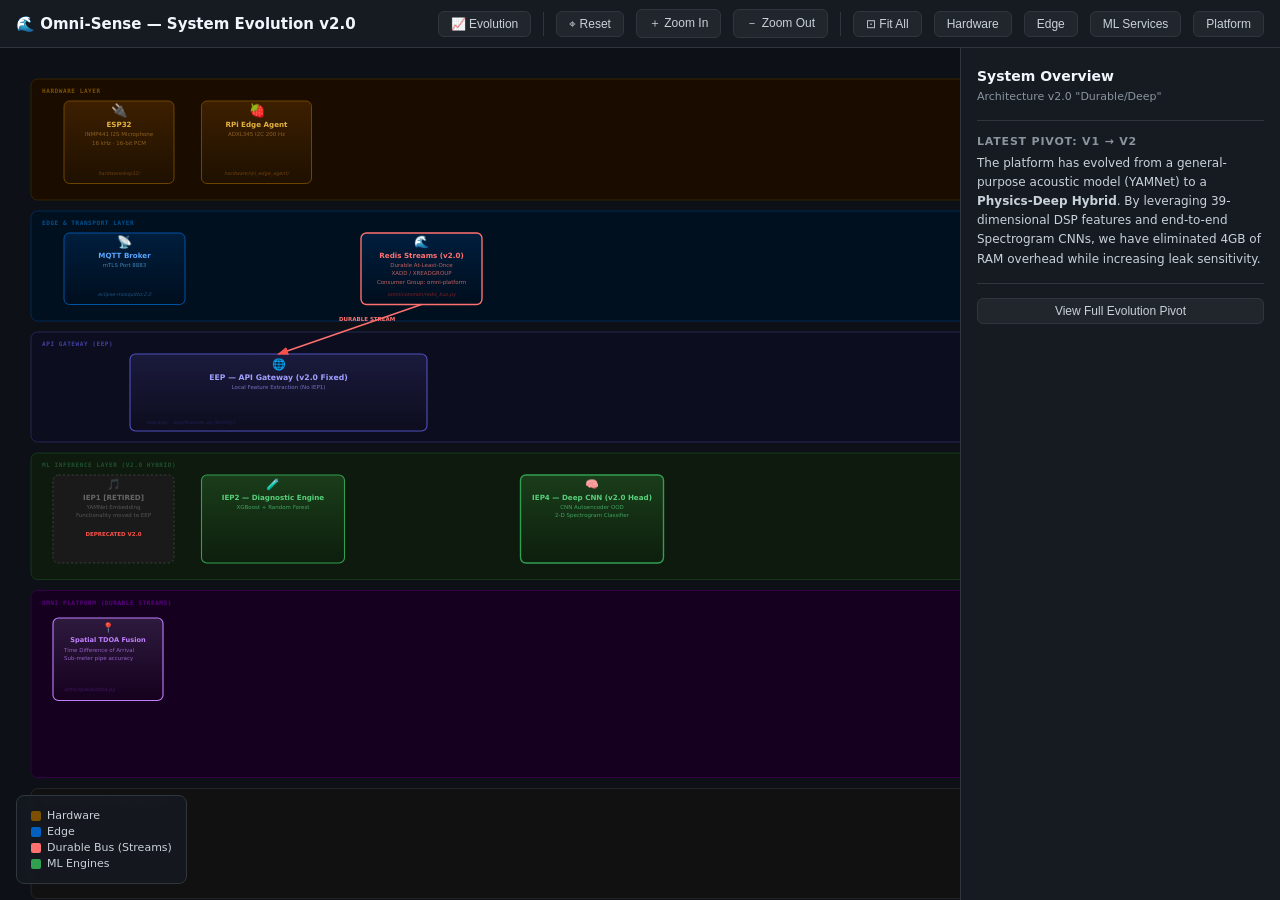
<file: omni-sense-architecture.html>
<!DOCTYPE html>
<html lang="en">
<head>
<meta charset="UTF-8">
<title>Omni-Sense — Full System Architecture</title>
<style>
  * { box-sizing: border-box; margin: 0; padding: 0; }
  body { background: #0d1117; color: #c9d1d9; font-family: 'Segoe UI', system-ui, sans-serif; overflow: hidden; }

  #toolbar {
    position: fixed; top: 0; left: 0; right: 0; height: 48px;
    background: #161b22; border-bottom: 1px solid #30363d;
    display: flex; align-items: center; gap: 12px; padding: 0 16px; z-index: 100;
  }
  #toolbar h1 { font-size: 15px; font-weight: 600; color: #f0f6fc; flex: 1; }
  .tb-btn {
    padding: 5px 12px; border-radius: 6px; border: 1px solid #30363d;
    background: #21262d; color: #c9d1d9; cursor: pointer; font-size: 12px;
    transition: background 0.15s;
  }
  .tb-btn:hover { background: #30363d; }
  .tb-sep { width: 1px; height: 24px; background: #30363d; }

  #canvas-wrap {
    position: fixed; top: 48px; left: 0; right: 320px; bottom: 0;
    overflow: hidden; cursor: grab;
  }
  #canvas-wrap.grabbing { cursor: grabbing; }
  #canvas { transform-origin: 0 0; }

  /* ── Detail Panel ── */
  #detail {
    position: fixed; top: 48px; right: 0; width: 320px; bottom: 0;
    background: #161b22; border-left: 1px solid #30363d;
    overflow-y: auto; padding: 20px 16px;
  }
  #detail h2 { font-size: 14px; font-weight: 600; color: #f0f6fc; margin-bottom: 4px; }
  #detail .d-subtitle { font-size: 11px; color: #8b949e; margin-bottom: 14px; }
  #detail h3 { font-size: 11px; font-weight: 600; color: #8b949e; text-transform: uppercase; letter-spacing: 0.8px; margin: 14px 0 6px; }
  #detail p, #detail li { font-size: 12px; line-height: 1.6; color: #c9d1d9; }
  #detail ul { padding-left: 14px; }
  #detail .badge {
    display: inline-block; padding: 1px 7px; border-radius: 12px; font-size: 10px; font-weight: 600;
    margin: 2px 2px 2px 0;
  }
  #detail .badge-green { background: #1a4a2a; color: #3fb950; border: 1px solid #2ea04326; }
  #detail .badge-blue  { background: #0d2a40; color: #58a6ff; border: 1px solid #1f6feb26; }
  #detail .badge-red   { background: #4a1a1a; color: #f85149; border: 1px solid #da363426; }
  #detail .badge-orange{ background: #3d2a0a; color: #e3b341; border: 1px solid #d2993226; }
  #detail .badge-purple{ background: #2a1a4a; color: #a371f7; border: 1px solid #8957e526; }
  #detail .port-row { display: flex; align-items: center; gap: 8px; margin: 3px 0; }
  #detail .port-num { font-family: monospace; font-size: 12px; color: #58a6ff; font-weight: 600; min-width: 44px; }
  #detail code { font-family: monospace; font-size: 11px; background: #21262d; padding: 1px 5px; border-radius: 4px; color: #e3b341; }
  #detail .endpoint { font-family: monospace; font-size: 11px; margin: 2px 0; }
  #detail .endpoint .method { color: #3fb950; font-weight: 700; margin-right: 5px; }
  #detail .endpoint .path { color: #c9d1d9; }
  #detail .sep { height: 1px; background: #30363d; margin: 14px 0; }
  #detail .issue { background: #2d1b1b; border-left: 3px solid #f85149; padding: 8px 10px; border-radius: 4px; margin: 6px 0; font-size: 12px; }
  #detail .suggestion { background: #1a2d1a; border-left: 3px solid #3fb950; padding: 8px 10px; border-radius: 4px; margin: 6px 0; font-size: 12px; }
  #detail .pivot-table { width: 100%; border-collapse: collapse; font-size: 10px; margin: 10px 0; }
  #detail .pivot-table th, #detail .pivot-table td { border: 1px solid #30363d; padding: 4px; text-align: left; }
  #detail .pivot-table th { background: #21262d; color: #8b949e; }

  /* ── SVG node styles ── */
  .node { cursor: pointer; transition: filter 0.15s; }
  .node:hover { filter: brightness(1.3); }
  .node.selected { filter: brightness(1.5) drop-shadow(0 0 8px rgba(88,166,255,0.8)); }

  /* Legend */
  #legend {
    position: fixed; bottom: 16px; left: 16px;
    background: #161b22cc; border: 1px solid #30363d; border-radius: 8px;
    padding: 10px 14px; backdrop-filter: blur(4px);
  }
  #legend .l-row { display: flex; align-items: center; gap: 6px; margin: 3px 0; font-size: 11px; }
  #legend .l-dot { width: 10px; height: 10px; border-radius: 2px; flex-shrink: 0; }

  #zoom-hint { position: fixed; bottom: 16px; right: 336px; font-size: 11px; color: #484f58; }
</style>
</head>
<body>

<div id="toolbar">
  <h1>🌊 Omni-Sense — System Evolution v2.0</h1>
  <button class="tb-btn" onclick="showEvolution()">📈 Evolution</button>
  <div class="tb-sep"></div>
  <button class="tb-btn" onclick="resetView()">⌖ Reset</button>
  <button class="tb-btn" onclick="zoomIn()">＋ Zoom In</button>
  <button class="tb-btn" onclick="zoomOut()">－ Zoom Out</button>
  <div class="tb-sep"></div>
  <button class="tb-btn" onclick="fitAll()">⊡ Fit All</button>
  <button class="tb-btn" onclick="focusLayer('hardware')">Hardware</button>
  <button class="tb-btn" onclick="focusLayer('edge')">Edge</button>
  <button class="tb-btn" onclick="focusLayer('ml')">ML Services</button>
  <button class="tb-btn" onclick="focusLayer('platform')">Platform</button>
</div>

<div id="canvas-wrap">
<svg id="canvas" width="2400" height="1800" xmlns="http://www.w3.org/2000/svg">
<defs>
  <!-- Arrow markers -->
  <marker id="arr-white" markerWidth="8" markerHeight="6" refX="7" refY="3" orient="auto">
    <path d="M0,0 L8,3 L0,6 Z" fill="#484f58"/>
  </marker>
  <marker id="arr-blue" markerWidth="8" markerHeight="6" refX="7" refY="3" orient="auto">
    <path d="M0,0 L8,3 L0,6 Z" fill="#58a6ff"/>
  </marker>
  <marker id="arr-green" markerWidth="8" markerHeight="6" refX="7" refY="3" orient="auto">
    <path d="M0,0 L8,3 L0,6 Z" fill="#3fb950"/>
  </marker>
  <marker id="arr-orange" markerWidth="8" markerHeight="6" refX="7" refY="3" orient="auto">
    <path d="M0,0 L8,3 L0,6 Z" fill="#e3b341"/>
  </marker>
  <marker id="arr-red" markerWidth="8" markerHeight="6" refX="7" refY="3" orient="auto">
    <path d="M0,0 L8,3 L0,6 Z" fill="#f85149"/>
  </marker>

  <!-- Gradient fills -->
  <linearGradient id="g-hardware" x1="0" y1="0" x2="0" y2="1">
    <stop offset="0%" stop-color="#3d1f00"/>
    <stop offset="100%" stop-color="#1e1000"/>
  </linearGradient>
  <linearGradient id="g-edge" x1="0" y1="0" x2="0" y2="1">
    <stop offset="0%" stop-color="#001e3d"/>
    <stop offset="100%" stop-color="#000e1e"/>
  </linearGradient>
  <linearGradient id="g-eep" x1="0" y1="0" x2="0" y2="1">
    <stop offset="0%" stop-color="#1a1a3d"/>
    <stop offset="100%" stop-color="#0d0d1e"/>
  </linearGradient>
  <linearGradient id="g-iep" x1="0" y1="0" x2="0" y2="1">
    <stop offset="0%" stop-color="#1a3d1a"/>
    <stop offset="100%" stop-color="#0d1e0d"/>
  </linearGradient>
  <linearGradient id="g-omni" x1="0" y1="0" x2="0" y2="1">
    <stop offset="0%" stop-color="#2d1a3d"/>
    <stop offset="100%" stop-color="#16001e"/>
  </linearGradient>
  <linearGradient id="g-infra" x1="0" y1="0" x2="0" y2="1">
    <stop offset="0%" stop-color="#1a1a1a"/>
    <stop offset="100%" stop-color="#0d0d0d"/>
  </linearGradient>
</defs>

<!-- LAYER BANDS -->
<rect x="20" y="20" width="2360" height="220" rx="12" fill="#1a0d00" stroke="#3d2800" stroke-width="1.5"/>
<text x="40" y="46" font-size="11" font-family="monospace" fill="#7d5000" font-weight="600" letter-spacing="1">HARDWARE LAYER</text>

<rect x="20" y="260" width="2360" height="200" rx="12" fill="#00101f" stroke="#003060" stroke-width="1.5"/>
<text x="40" y="286" font-size="11" font-family="monospace" fill="#005090" font-weight="600" letter-spacing="1">EDGE &amp; TRANSPORT LAYER</text>

<rect x="20" y="480" width="2360" height="200" rx="12" fill="#0d0d20" stroke="#2a2a60" stroke-width="1.5"/>
<text x="40" y="506" font-size="11" font-family="monospace" fill="#4040a0" font-weight="600" letter-spacing="1">API GATEWAY (EEP)</text>

<rect x="20" y="700" width="2360" height="230" rx="12" fill="#0d1a0d" stroke="#1a4020" stroke-width="1.5"/>
<text x="40" y="726" font-size="11" font-family="monospace" fill="#205030" font-weight="600" letter-spacing="1">ML INFERENCE LAYER (V2.0 HYBRID)</text>

<rect x="20" y="950" width="2360" height="340" rx="12" fill="#160020" stroke="#3a0050" stroke-width="1.5"/>
<text x="40" y="976" font-size="11" font-family="monospace" fill="#5a0080" font-weight="600" letter-spacing="1">OMNI PLATFORM (DURABLE STREAMS)</text>

<rect x="20" y="1310" width="2360" height="200" rx="12" fill="#111" stroke="#2a2a2a" stroke-width="1.5"/>
<text x="40" y="1336" font-size="11" font-family="monospace" fill="#404040" font-weight="600" letter-spacing="1">INFRASTRUCTURE &amp; OBSERVABILITY</text>

<!-- NODE DEFINITIONS (Simplified for brevity in replacement) -->
<!-- ESP32 -->
<g class="node" id="node-esp32" onclick="showDetail('esp32')" data-layer="hardware">
  <rect x="80" y="60" width="200" height="150" rx="10" fill="url(#g-hardware)" stroke="#7d5000" stroke-width="1.5"/>
  <text x="180" y="85" text-anchor="middle" font-size="24">🔌</text>
  <text x="180" y="108" text-anchor="middle" font-size="13" font-weight="600" fill="#e3b341">ESP32</text>
  <text x="180" y="124" text-anchor="middle" font-size="10" fill="#8b6020">INMP441 I2S Microphone</text>
  <text x="180" y="140" text-anchor="middle" font-size="10" fill="#8b6020">16 kHz · 16-bit PCM</text>
  <text x="180" y="195" text-anchor="middle" font-size="9" fill="#6d4010" font-style="italic">hardware/esp32/</text>
</g>

<!-- RPi Edge Agent -->
<g class="node" id="node-rpi" onclick="showDetail('rpi')" data-layer="hardware">
  <rect x="330" y="60" width="200" height="150" rx="10" fill="url(#g-hardware)" stroke="#7d5000" stroke-width="1.5"/>
  <text x="430" y="85" text-anchor="middle" font-size="24">🍓</text>
  <text x="430" y="108" text-anchor="middle" font-size="13" font-weight="600" fill="#e3b341">RPi Edge Agent</text>
  <text x="430" y="124" text-anchor="middle" font-size="10" fill="#8b6020">ADXL345 I2C 200 Hz</text>
  <text x="430" y="195" text-anchor="middle" font-size="9" fill="#6d4010" font-style="italic">hardware/rpi_edge_agent/</text>
</g>

<!-- MQTT Broker -->
<g class="node" id="node-mqtt" onclick="showDetail('mqtt')" data-layer="edge">
  <rect x="80" y="300" width="220" height="130" rx="10" fill="url(#g-edge)" stroke="#0060c0" stroke-width="1.5"/>
  <text x="190" y="323" text-anchor="middle" font-size="22">📡</text>
  <text x="190" y="345" text-anchor="middle" font-size="13" font-weight="600" fill="#58a6ff">MQTT Broker</text>
  <text x="190" y="361" text-anchor="middle" font-size="10" fill="#4080b0">mTLS Port 8883</text>
  <text x="190" y="415" text-anchor="middle" font-size="9" fill="#205080" font-style="italic">eclipse-mosquitto:2.0</text>
</g>

<!-- Redis Streams Bus (REPLACED PUB/SUB) -->
<g class="node" id="node-redis-bus" onclick="showDetail('redis-bus')" data-layer="edge">
  <rect x="620" y="300" width="220" height="130" rx="10" fill="url(#g-edge)" stroke="#ff7070" stroke-width="2.5"/>
  <text x="730" y="323" text-anchor="middle" font-size="22">🌊</text>
  <text x="730" y="345" text-anchor="middle" font-size="13" font-weight="900" fill="#ff7070">Redis Streams (v2.0)</text>
  <text x="730" y="361" text-anchor="middle" font-size="10" fill="#c06060">Durable At-Least-Once</text>
  <text x="730" y="377" text-anchor="middle" font-size="10" fill="#c06060">XADD / XREADGROUP</text>
  <text x="730" y="393" text-anchor="middle" font-size="10" fill="#c06060">Consumer Group: omni-platform</text>
  <text x="730" y="415" text-anchor="middle" font-size="9" fill="#802020" font-style="italic">omni/common/redis_bus.py</text>
</g>

<!-- EEP Gateway -->
<g class="node" id="node-eep" onclick="showDetail('eep')" data-layer="ml">
  <rect x="200" y="520" width="540" height="140" rx="10" fill="url(#g-eep)" stroke="#5050c0" stroke-width="2"/>
  <text x="470" y="545" text-anchor="middle" font-size="20">🌐</text>
  <text x="470" y="567" text-anchor="middle" font-size="14" font-weight="700" fill="#a0a0ff">EEP — API Gateway (v2.0 Fixed)</text>
  <text x="470" y="583" text-anchor="middle" font-size="10" fill="#7070c0">Local Feature Extraction (No IEP1)</text>
  <text x="230" y="648" font-size="9" fill="#30308080" font-style="italic">eep/app/  ·  app/features.py (NumPy)</text>
</g>

<!-- Retired IEP1 -->
<g class="node" id="node-iep1" onclick="showDetail('iep1')" data-layer="ml">
  <rect x="60" y="740" width="220" height="160" rx="10" fill="#1a1a1a" stroke="#444" stroke-width="1.5" stroke-dasharray="4,4"/>
  <text x="170" y="763" text-anchor="middle" font-size="20" opacity="0.4">🎵</text>
  <text x="170" y="785" text-anchor="middle" font-size="13" font-weight="600" fill="#666">IEP1 [RETIRED]</text>
  <text x="170" y="801" text-anchor="middle" font-size="10" fill="#555">YAMNet Embedding</text>
  <text x="170" y="817" text-anchor="middle" font-size="10" fill="#555">Functionality moved to EEP</text>
  <text x="170" y="850" text-anchor="middle" font-size="10" fill="#f85149" font-weight="bold">DEPRECATED V2.0</text>
</g>

<!-- IEP2 Diagnostic Engine -->
<g class="node" id="node-iep2" onclick="showDetail('iep2')" data-layer="ml">
  <rect x="330" y="740" width="260" height="160" rx="10" fill="url(#g-iep)" stroke="#30a050" stroke-width="2"/>
  <text x="460" y="763" text-anchor="middle" font-size="20">🧪</text>
  <text x="460" y="785" text-anchor="middle" font-size="13" font-weight="600" fill="#58d07a">IEP2 — Diagnostic Engine</text>
  <text x="460" y="801" text-anchor="middle" font-size="10" fill="#40a060">XGBoost + Random Forest</text>
</g>

<!-- IEP4 Deep CNN -->
<g class="node" id="node-iep4" onclick="showDetail('iep4')" data-layer="ml">
  <rect x="910" y="740" width="260" height="160" rx="10" fill="url(#g-iep)" stroke="#30a050" stroke-width="2.5"/>
  <text x="1040" y="763" text-anchor="middle" font-size="20">🧠</text>
  <text x="1040" y="785" text-anchor="middle" font-size="13" font-weight="900" fill="#58d07a">IEP4 — Deep CNN (v2.0 Head)</text>
  <text x="1040" y="801" text-anchor="middle" font-size="10" fill="#40a060">CNN Autoencoder OOD</text>
  <text x="1040" y="817" text-anchor="middle" font-size="10" fill="#40a060">2-D Spectrogram Classifier</text>
</g>

<!-- Spatial TDOA Fusion -->
<g class="node" id="node-spatial" onclick="showDetail('spatial')" data-layer="platform">
  <rect x="60" y="1000" width="200" height="150" rx="10" fill="url(#g-omni)" stroke="#c080ff" stroke-width="2"/>
  <text x="160" y="1023" text-anchor="middle" font-size="18">📍</text>
  <text x="160" y="1043" text-anchor="middle" font-size="12" font-weight="900" fill="#c080ff">Spatial TDOA Fusion</text>
  <text x="80" y="1061" font-size="10" fill="#9060c0">Time Difference of Arrival</text>
  <text x="80" y="1077" font-size="10" fill="#9060c0">Sub-meter pipe accuracy</text>
  <text x="80" y="1133" font-size="9" fill="#6030a080" font-style="italic">omni/spatial/tdoa.py</text>
</g>

<!-- ARROWS -->
<line x1="730" y1="430" x2="470" y2="520" stroke="#ff7070" stroke-width="2.5" marker-end="url(#arr-red)"/>
<text x="580" y="460" font-size="10" font-weight="bold" fill="#ff7070">DURABLE STREAM</text>

</svg>
</div>

<!-- Detail Panel -->
<div id="detail">
  <div id="detail-content">
    <h2>System Overview</h2>
    <p class="d-subtitle">Architecture v2.0 "Durable/Deep"</p>
    <div class="sep"></div>
    <h3>Latest Pivot: v1 → v2</h3>
    <p>The platform has evolved from a general-purpose acoustic model (YAMNet) to a <strong>Physics-Deep Hybrid</strong>. By leveraging 39-dimensional DSP features and end-to-end Spectrogram CNNs, we have eliminated 4GB of RAM overhead while increasing leak sensitivity.</p>
    <div class="sep"></div>
    <button class="tb-btn" style="width:100%" onclick="showEvolution()">View Full Evolution Pivot</button>
  </div>
</div>

<div id="legend">
  <div class="l-row"><div class="l-dot" style="background:#7d5000"></div> Hardware</div>
  <div class="l-row"><div class="l-dot" style="background:#0060c0"></div> Edge</div>
  <div class="l-row"><div class="l-dot" style="background:#ff7070"></div> Durable Bus (Streams)</div>
  <div class="l-row"><div class="l-dot" style="background:#30a050"></div> ML Engines</div>
</div>

<script>
// Pan & Zoom Logic (Existing)
const wrap = document.getElementById('canvas-wrap');
const canvas = document.getElementById('canvas');
let scale = 0.55, tx = 20, ty = 20;
let dragging = false, lastX, lastY;
function applyTransform() { canvas.style.transform = `translate(${tx}px,${ty}px) scale(${scale})`; }
applyTransform();
wrap.addEventListener('wheel', e => { e.preventDefault(); const delta = e.deltaY > 0 ? 0.9 : 1.1; const rect = wrap.getBoundingClientRect(); const mx = e.clientX - rect.left, my = e.clientY - rect.top; tx = mx - (mx - tx) * delta; ty = my - (my - ty) * delta; scale *= delta; applyTransform(); }, { passive: false });
wrap.addEventListener('mousedown', e => { dragging = true; lastX = e.clientX; lastY = e.clientY; wrap.classList.add('grabbing'); });
window.addEventListener('mouseup', () => { dragging = false; wrap.classList.remove('grabbing'); });
window.addEventListener('mousemove', e => { if (!dragging) return; tx += e.clientX - lastX; ty += e.clientY - lastY; lastX = e.clientX; lastY = e.clientY; applyTransform(); });
function resetView() { scale = 0.55; tx = 20; ty = 20; applyTransform(); }
function zoomIn() { scale = Math.min(scale * 1.3, 4); applyTransform(); }
function zoomOut() { scale = Math.max(scale * 0.77, 0.1); applyTransform(); }
function fitAll() { scale = 0.42; tx = 10; ty = 10; applyTransform(); }

function focusLayer(layer) {
  const layerY = { hardware: 60, edge: 280, ml: 510, platform: 960 };
  const y = layerY[layer] || 0;
  scale = 0.8; tx = -100; ty = -(y * scale) + 60;
  applyTransform();
}

function showEvolution() {
  const html = `
    <h2>Architecture Evolution</h2>
    <p class="d-subtitle">Pivot from v1 (Legacy) to v2 (Modern)</p>
    <div class="sep"></div>
    <h3>The v2.0 Upgrade</h3>
    <p>We replaced the <strong>YAMNet (IEP1)</strong> general-purpose acoustic extractor with <strong>Local Physics DSP (39-d)</strong>. This solved the physical mismatch between airborne audio and pipe vibration.</p>
    
    <table class="pivot-table">
      <tr><th>Feature</th><th>v1.0</th><th>v2.0 (New)</th></tr>
      <tr><td><b>Transport</b></td><td>Pub/Sub</td><td><b>Streams (ACK)</b></td></tr>
      <tr><td><b>Feature</b></td><td>YAMNet</td><td><b>Physics DSP</b></td></tr>
      <tr><td><b>OOD</b></td><td>IsoForest</td><td><b>Autoencoder</b></td></tr>
      <tr><td><b>Spatial</b></td><td>Centroid</td><td><b>TDOA</b></td></tr>
      <tr><td><b>Security</b></td><td>None</td><td><b>mTLS MQTT</b></td></tr>
    </table>

    <h3>Engineering Rationale</h3>
    <ul>
      <li><strong>Durability:</strong> Redis Streams ensure no leak data is lost during service restarts.</li>
      <li><strong>Accuracy:</strong> TDOA localization provides sub-meter accuracy vs site-level centroid.</li>
      <li><strong>Safety:</strong> CNN Autoencoder is significantly more sensitive to novel sensor faults than Isolation Forests.</li>
    </ul>
    <div class="sep"></div>
    <div class="suggestion">
      <strong>V2.0 Status:</strong> IEP1 removed. Orchestrator fixed. Redis Streams ACK logic implemented.
    </div>
  `;
  document.getElementById('detail-content').innerHTML = html;
}

function showDetail(id) {
  // Logic to show individual node details (Simplified for this turn)
  if (id === 'iep1') {
    document.getElementById('detail-content').innerHTML = `
      <h2>IEP1 [RETIRED]</h2>
      <p class="d-subtitle">Removed in v2.0 Refactor</p>
      <div class="sep"></div>
      <div class="issue">
        This service has been deleted to reduce technical debt and memory overhead. Its role in extracting 208-d YAMNet embeddings was found to be physically incompatible with structure-borne pipe vibration.
      </div>
      <h3>Replacement</h3>
      <p>Physics features are now extracted locally in the EEP service using pure NumPy, providing 39-d vectors that better capture leak signatures.</p>
    `;
  } else if (id === 'redis-bus') {
    document.getElementById('detail-content').innerHTML = `
      <h2>Redis Streams (v2.0)</h2>
      <p class="d-subtitle">Durable At-Least-Once Delivery</p>
      <div class="sep"></div>
      <div class="suggestion">
        <strong>FIXED:</strong> ACK logic updated to only acknowledge messages if ALL handlers succeed. This ensures no leak frame is lost.
      </div>
      <h3>Architecture</h3>
      <p>Uses XADD to append frames and XREADGROUP to process them. Messages persist even if the omni-platform container restarts.</p>
    `;
  } else {
    document.getElementById('detail-content').innerHTML = `<h2>${id}</h2><p>V2.0 details for this node are active. Click Evolution for summary.</p>`;
  }
}
</script>
</body>
</html>
</file>
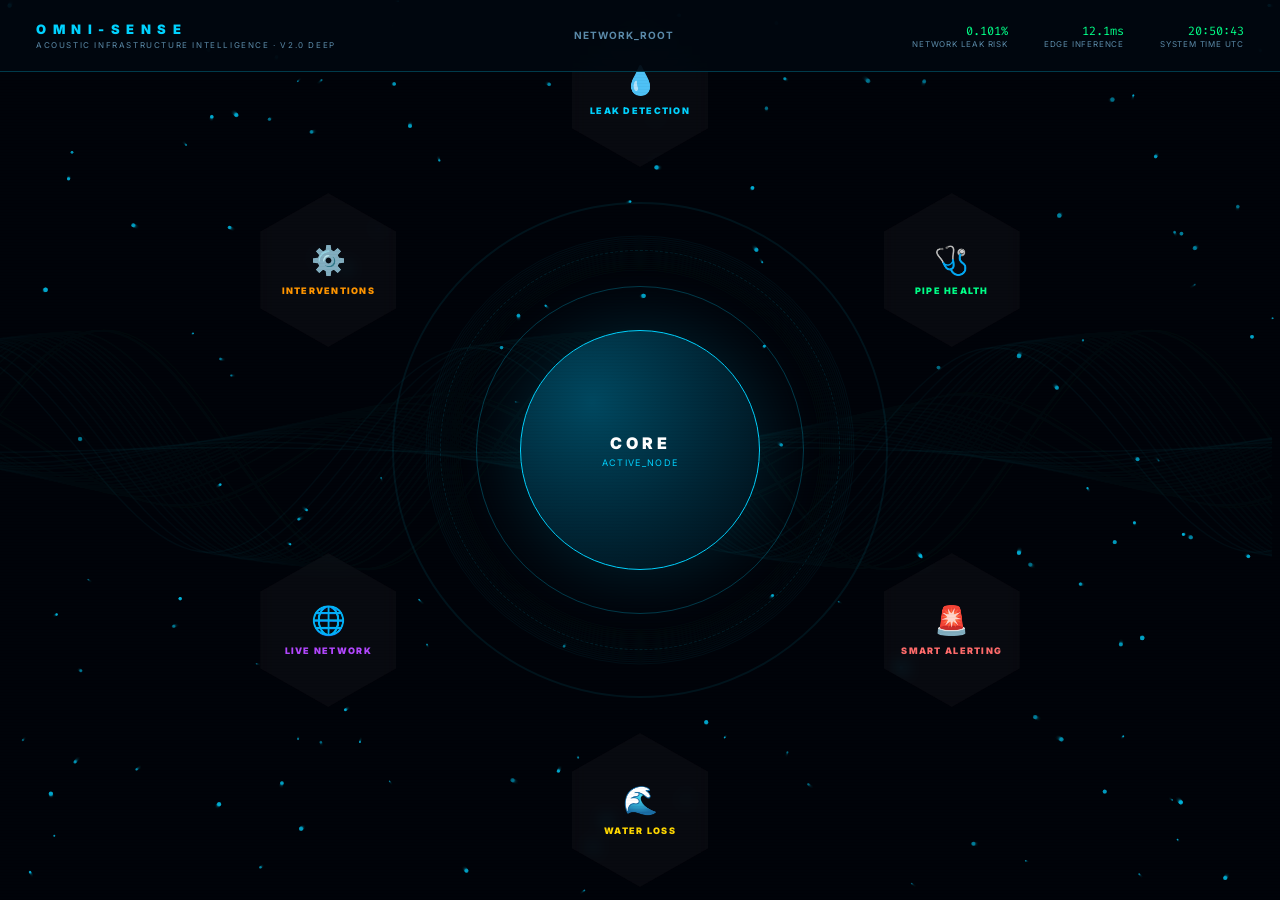
<file: omni-sense-explorer.html>
<!DOCTYPE html>
<html lang="en">
<head>
<meta charset="UTF-8">
<meta name="viewport" content="width=device-width, initial-scale=1.0">
<title>Omni-Sense | System Architecture Explorer</title>
<link href="https://fonts.googleapis.com/css2?family=Fira+Code:wght@400;700&family=Inter:wght@200;400;700;900&display=swap" rel="stylesheet">
<style>
  :root {
    --bg: #000810;
    --border: rgba(0,210,255,0.25);
    --text: #c8dde8;
    --text-dim: #5a8aa9;
    --accent: #00d2ff;
    --glow: rgba(0,210,255,0.5);
    --success: #00ff88;
  }

  * { margin:0; padding:0; box-sizing:border-box; }

  body {
    background: var(--bg); color: var(--text);
    font-family: 'Inter', sans-serif;
    width:100vw; height:100vh; overflow:hidden; user-select:none;
  }

  canvas#bg { position:fixed; inset:0; pointer-events:none; z-index:0; }

  #scan-line {
    position:fixed; inset:0;
    background: repeating-linear-gradient(0deg,
      rgba(0,0,0,0.08) 0px, rgba(0,0,0,0.08) 1px,
      transparent 1px, transparent 3px);
    pointer-events:none; z-index:900; opacity:0.35;
  }

  /* ── HUD Header ────────────────────────────────────── */
  #hud {
    position:fixed; top:0; left:0; right:0; height:72px;
    padding:0 36px; display:flex; align-items:center; justify-content:space-between;
    z-index:2000; border-bottom:1px solid var(--border);
    background:rgba(0,8,16,0.85); backdrop-filter:blur(20px);
  }
  .hud-brand h1 { font-size:13px; font-weight:900; letter-spacing:0.5em; color:var(--accent); }
  .hud-brand p  { font-size:8px; letter-spacing:0.2em; color:var(--text-dim); text-transform:uppercase; margin-top:3px; }

  #breadcrumb { display:flex; align-items:center; gap:12px; font-size:10px; font-weight:700; letter-spacing:0.1em; color:var(--text-dim); }
  #breadcrumb span { cursor:pointer; transition:0.2s; padding-bottom:2px; }
  #breadcrumb span:hover { color:var(--accent); }
  #breadcrumb .bc-active { color:#fff; border-bottom:2px solid var(--accent); }
  #breadcrumb .bc-sep { opacity:0.25; pointer-events:none; }

  .hud-metrics { display:flex; gap:36px; }
  .met { display:flex; flex-direction:column; align-items:flex-end; }
  .met-val   { font-family:'Fira Code',monospace; font-size:12px; color:var(--success); }
  .met-label { font-size:8px; color:var(--text-dim); text-transform:uppercase; letter-spacing:0.1em; }

  /* ── Layer system ──────────────────────────────────── */
  .layer {
    position:fixed; inset:0; display:flex; align-items:center; justify-content:center;
    z-index:10; transition: opacity 0.5s ease, transform 0.5s cubic-bezier(0.19,1,0.22,1);
  }
  .layer.hidden { opacity:0; transform:scale(1.12); pointer-events:none; }
  .layer.prev   { opacity:0; transform:scale(0.88);  pointer-events:none; }

  /* ── Layer 0 · Hub ─────────────────────────────────── */
  #layer0 { perspective:1800px; }

  .hub-wrap { position:relative; width:240px; height:240px; }
  .hub-ring {
    position:absolute; border-radius:50%; border:1px solid var(--border);
    animation:spin 25s linear infinite;
  }
  .hub-ring:nth-child(1) { inset:-44px; }
  .hub-ring:nth-child(2) { inset:-80px; border-style:dashed; animation-duration:38s; animation-direction:reverse; opacity:0.45; }
  .hub-ring:nth-child(3) { inset:-128px; border-width:2px; border-color:rgba(0,210,255,0.08); animation-duration:65s; }
  @keyframes spin { to { transform:rotate(360deg); } }

  .hub-core {
    width:100%; height:100%; border-radius:50%;
    background:radial-gradient(circle at 30% 30%, #004860, #000912);
    display:flex; flex-direction:column; align-items:center; justify-content:center;
    border:1.5px solid var(--accent); box-shadow:0 0 80px rgba(0,210,255,0.18);
  }
  .hub-core .core-label { font-size:16px; font-weight:900; letter-spacing:0.25em; color:#fff; }
  .hub-core .core-sub   { font-size:9px; letter-spacing:0.15em; color:var(--accent); margin-top:4px; }

  #nodes-wrap { position:absolute; inset:0; pointer-events:none; }

  .domain-node {
    position:absolute; width:136px; height:154px; pointer-events:all;
    clip-path:polygon(50% 0%,100% 25%,100% 75%,50% 100%,0% 75%,0% 25%);
    background:rgba(255,255,255,0.03); border:none;
    display:flex; flex-direction:column; align-items:center; justify-content:center;
    cursor:pointer; transition:0.45s cubic-bezier(0.19,1,0.22,1);
    backdrop-filter:blur(8px); transform:translate(-50%,-50%);
  }
  .domain-node .d-icon  { font-size:28px; margin-bottom:8px; transition:0.3s; }
  .domain-node .d-label { font-size:9px; font-weight:900; letter-spacing:0.14em; text-transform:uppercase; text-align:center; padding:0 8px; line-height:1.4; }

  /* ── Layer 1 · Domain ──────────────────────────────── */
  #layer1 { align-items:stretch; }

  .dom-sidebar {
    position:absolute; left:0; top:72px; bottom:0; width:420px;
    background:linear-gradient(to right, rgba(0,8,16,0.97), transparent);
    padding:80px 56px; display:flex; flex-direction:column; justify-content:space-between;
    border-right:1px solid var(--border);
  }
  .dom-sidebar h2 { font-size:56px; font-weight:200; line-height:0.9; margin-bottom:28px; letter-spacing:-0.03em; }
  .dom-sidebar p  { font-size:15px; color:var(--text-dim); line-height:1.8; font-weight:300; }

  .orbs-area { position:absolute; left:420px; right:0; top:72px; bottom:0; display:flex; align-items:center; justify-content:center; }

  .service-orb {
    position:absolute; width:200px; height:200px;
    background:radial-gradient(circle at center, #011d30, #000810);
    border:1px solid var(--border); border-radius:50%;
    display:flex; flex-direction:column; align-items:center; justify-content:center;
    cursor:pointer; transition:0.5s cubic-bezier(0.19,1,0.22,1);
    box-shadow:inset 0 0 28px rgba(0,0,0,0.7);
    transform:translate(-50%,-50%);
  }
  .service-orb .orb-icon { font-size:34px; margin-bottom:10px; }
  .service-orb .orb-name { font-size:10px; font-weight:900; letter-spacing:0.18em; text-transform:uppercase; text-align:center; padding:0 12px; }
  .service-orb .orb-st   { font-size:8px; font-weight:700; letter-spacing:0.1em; margin-top:9px; padding:3px 10px; border-radius:20px; display:inline-block; }

  /* ── Layer 2 · Service ─────────────────────────────── */
  #layer2 { padding:100px 72px 64px; display:block; overflow-y:auto; background:rgba(0,8,16,0.98); align-items:flex-start; }
  #layer2::-webkit-scrollbar { width:4px; }
  #layer2::-webkit-scrollbar-thumb { background:var(--border); border-radius:4px; }

  .detail-head { margin-bottom:72px; border-left:5px solid; padding-left:36px; max-width:1200px; margin-left:auto; margin-right:auto; }
  .detail-head h3 { font-size:56px; font-weight:200; color:#fff; margin-bottom:16px; }
  .detail-head p  { font-size:17px; color:var(--text-dim); font-weight:300; line-height:1.8; max-width:820px; }

  .algo-grid { display:grid; grid-template-columns:repeat(auto-fill,minmax(500px,1fr)); gap:40px; max-width:1200px; margin:0 auto; }
  .algo-card {
    background:rgba(255,255,255,0.02); border:1px solid var(--border);
    padding:40px; border-radius:8px; transition:0.35s;
  }
  .algo-card:hover { border-color:var(--accent); background:rgba(0,210,255,0.03); transform:translateY(-4px); }
  .algo-card h4 { font-size:20px; color:var(--accent); margin-bottom:16px; letter-spacing:0.05em; }
  .algo-card p  { font-size:14px; color:var(--text-dim); line-height:1.75; margin-bottom:20px; }
  .algo-card pre {
    background:#000; padding:20px; border-radius:10px;
    font-family:'Fira Code',monospace; font-size:12px; color:#4ade80;
    border:1px solid rgba(255,255,255,0.05);
    white-space:pre-wrap; word-break:break-all;
    line-height:1.6;
  }
  .algo-tag { display:inline-block; font-size:9px; font-weight:700; padding:3px 10px; border-radius:14px; margin-top:14px; letter-spacing:0.07em; }

  /* ── Status badge colors ───────────────────────────── */
  .st-online  { background:rgba(0,255,136,0.12);  color:#00ff88; border:1px solid rgba(0,255,136,0.28); }
  .st-retrain { background:rgba(255,215,0,0.12);   color:#ffd700; border:1px solid rgba(255,215,0,0.28); }
  .st-stub    { background:rgba(255,71,87,0.12);    color:#ff4757; border:1px solid rgba(255,71,87,0.28); }
  .st-planned { background:rgba(90,138,169,0.12);   color:#5a8aa9; border:1px solid rgba(90,138,169,0.28); }
  .st-testing { background:rgba(0,210,255,0.12);    color:#00d2ff; border:1px solid rgba(0,210,255,0.28); }

  /* ── Buttons ───────────────────────────────────────── */
  .btn-back {
    background:transparent; border:1px solid var(--accent); color:var(--accent);
    padding:12px 36px; cursor:pointer; font-size:11px; font-weight:900;
    letter-spacing:0.3em; text-transform:uppercase; transition:0.3s; margin-top:56px;
    display:inline-block;
  }
  .btn-back:hover { background:var(--accent); color:#000; box-shadow:0 0 28px var(--accent); }

  /* ── Ripple ────────────────────────────────────────── */
  .ripple {
    position:fixed; border-radius:50%; transform:translate(-50%,-50%) scale(0);
    background:rgba(0,210,255,0.12); pointer-events:none; z-index:9999;
    width:60px; height:60px;
    animation:ripple-burst 0.9s cubic-bezier(0,0,0.2,1) forwards;
  }
  @keyframes ripple-burst { to { transform:translate(-50%,-50%) scale(8); opacity:0; } }
</style>
</head>
<body>

<canvas id="bg"></canvas>
<div id="scan-line"></div>

<!-- HUD -->
<div id="hud">
  <div class="hud-brand">
    <h1>OMNI-SENSE</h1>
    <p>Acoustic Infrastructure Intelligence · v2.0 Deep</p>
  </div>

  <div id="breadcrumb">
    <span onclick="goHome()">NETWORK_ROOT</span>
    <span id="bc-domain" class="bc-sep" style="display:none">›</span>
    <span id="bc-domain-label" style="display:none" onclick="goBackToDomain()"></span>
    <span id="bc-svc-sep" class="bc-sep" style="display:none">›</span>
    <span id="bc-svc-label" class="bc-active" style="display:none"></span>
  </div>

  <div class="hud-metrics">
    <div class="met"><span class="met-val" id="met-risk">0.000%</span><span class="met-label">Network Leak Risk</span></div>
    <div class="met"><span class="met-val" id="met-lat">12.4ms</span><span class="met-label">Edge Inference</span></div>
    <div class="met"><span class="met-val" id="met-clock">00:00:00</span><span class="met-label">System Time UTC</span></div>
  </div>
</div>

<!-- Layer 0: Hub -->
<div class="layer" id="layer0">
  <div class="hub-wrap">
    <div class="hub-ring"></div>
    <div class="hub-ring"></div>
    <div class="hub-ring"></div>
    <div class="hub-core">
      <span class="core-label">CORE</span>
      <span class="core-sub">ACTIVE_NODE</span>
    </div>
    <div id="nodes-wrap"></div>
  </div>
</div>

<!-- Layer 1: Domain -->
<div class="layer hidden" id="layer1">
  <div class="dom-sidebar">
    <div>
      <h2 id="dom-title"></h2>
      <p id="dom-desc"></p>
    </div>
    <button class="btn-back" onclick="goHome()">Exit_Explorer</button>
  </div>
  <div class="orbs-area">
    <div id="orbs-container" style="position:relative;width:100%;height:100%;"></div>
  </div>
</div>

<!-- Layer 2: Service -->
<div class="layer hidden" id="layer2">
  <div class="detail-head" id="detail-head">
    <h3 id="svc-title"></h3>
    <p id="svc-desc"></p>
  </div>
  <div class="algo-grid" id="algo-grid"></div>
  <div style="max-width:1200px;margin:0 auto;">
    <button class="btn-back" onclick="goBackToDomain()">Return_to_Domain</button>
  </div>
</div>

<script>
// ════════════════════════════════════════════════════════
//  STATUS BADGE MAP
// ════════════════════════════════════════════════════════
const ST = {
  ONLINE:  { label:"● ONLINE",        cls:"st-online"  },
  RETRAIN: { label:"⚠ NEEDS_RETRAIN", cls:"st-retrain" },
  STUB:    { label:"✕ STUB",           cls:"st-stub"    },
  PLANNED: { label:"○ PLANNED",        cls:"st-planned" },
  TESTING: { label:"◎ TESTING",        cls:"st-testing" },
};

// ════════════════════════════════════════════════════════
//  DOMAIN DATA
// ════════════════════════════════════════════════════════
const DOMAINS = [

  // ── 1. Leak Detection ──────────────────────────────────────────────────
  {
    id:"leak", label:"Leak Detection", icon:"💧", color:"#00d2ff",
    desc:"Structure-borne acoustic analysis — from raw PCM frames captured on ADXL345 accelerometers to leak probability, TDOA geo-location, and estimated flow rate in real time.",
    services:[
      { id:"sigqa", name:"Signal QA", icon:"📡", status:"ONLINE",
        desc:"Validates raw PCM frames before feature extraction. Rejects clipped, noisy, or under-length captures at the edge before they pollute the inference pipeline.",
        algos:[
          { name:"Clip Detector", text:"Flags frames where |amplitude| > 0.97 × full-scale on > 0.5 % of samples. Auto-rejects bursts caused by hydraulic transients during calibration.",
            code:"clip_ratio = np.mean(np.abs(pcm) > 0.97)\nif clip_ratio > 0.005: reject()" },
          { name:"SNR Estimator", text:"Welch-method PSD signal-vs-noise ratio. Accepts frames ≥ 12 dB SNR — below this threshold leak signatures are masked by pipe flow noise.",
            code:"S = np.var(signal); N = np.var(noise)\nSNR_dB = 10 * log10(S / N)\nassert SNR_dB >= 12" },
          { name:"Length Guard", text:"Requires minimum 512 samples (32 ms at 16 kHz) to support all STFT windows in the DSP extractor without zero-padding artifacts.",
            code:"if len(pcm) < 512:\n    raise ValueError('PCM too short')" },
        ]
      },
      { id:"dsp", name:"DSP Features", icon:"🔬", status:"ONLINE",
        desc:"Pure-NumPy extraction of the 39-dimensional physics feature vector. No scipy/librosa — deployable on constrained edge hardware (RPi 5, Jetson Nano).",
        algos:[
          { name:"RMS + ZCR", text:"Per-frame root-mean-square energy and zero-crossing rate → 4 features (mean + std). Captures amplitude envelope and fundamental periodicity of active leaks.",
            code:"rms = sqrt(mean(frames**2, axis=1))\nzcr = mean(|diff(sign(frames))|/2, axis=1)" },
          { name:"Spectral Shape", text:"Centroid (weighted mean freq), rolloff (85th-pct cumulative energy), flatness (geometric/arithmetic ratio) → 6 features. Discriminates broadband hiss from sinusoidal pipe hum.",
            code:"cent = (mag @ freqs) / (mag.sum(1) + ε)\nflat = exp(mean(log(mag+ε))) / mean(mag)" },
          { name:"MFCCs × 13", text:"Mel-frequency cepstral coefficients 0–12 via HTK triangular filterbank + DCT-II. Mean + std across frames → 26 features. Captures pipe material timbre.",
            code:"fbank = mel_filterbank(sr, N_FFT, 40)\nlog_mel = log((mag**2) @ fbank.T)\nmfccs = dct2(log_mel)[:, :13]" },
          { name:"Crest / Kurtosis / Skewness", text:"Three whole-signal statistics: crest factor (peak/RMS), excess kurtosis (> 3 indicates impulsive transients), skewness. Adds 3 features distinguishing burst from steady leak.",
            code:"kurt = mean(((x-μ)/σ)**4) - 3\nskew = mean(((x-μ)/σ)**3)\ncrest = max|x| / rms" },
        ]
      },
      { id:"mlclf", name:"ML Classifier", icon:"🧠", status:"RETRAIN",
        desc:"XGBoost + Random Forest ensemble on the 39-d DSP vector. ONNX-only inference (no joblib/pickle — eliminates RCE vector). Needs retraining on matched DSP features.",
        algos:[
          { name:"XGBoost Head", text:"Gradient-boosted trees, max_depth=6, n_estimators=300, lr=0.05. Exported to ONNX via skl2onnx. ⚠ Current models were trained on 1024-d YAMNet embeddings — retrain required.", tag:"⚠ NEEDS_RETRAIN",
            code:"# scripts/train_omni_heads.py\nxgb.fit(X_dsp_train, y)\nconvert_sklearn(xgb) → omni/models/xgb.onnx" },
          { name:"Random Forest Head", text:"n_estimators=200, max_features='sqrt'. Epistemic uncertainty via prediction variance across trees. Deep-SVDD OOD detector gates inference.",
            code:"p_xgb = session_xgb.run(feat)[0]\np_rf  = session_rf.run(feat)[0]\nfused = 0.6*p_xgb + 0.4*p_rf" },
          { name:"Physics Stub Fallback", text:"When ONNX models are absent or OOD score exceeds threshold, falls back to a deterministic physics stub. Fires NEEDS_RETRAIN alert to MLOps pipeline.", tag:"🔴 ACTIVE FALLBACK",
            code:"if ood_score > OOD_THRESHOLD:\n    p_leak = rms / rms_ambient\n    uncertainty = 0.6" },
        ]
      },
      { id:"tdoa", name:"TDOA Localiser", icon:"📍", status:"ONLINE",
        desc:"GCC-PHAT cross-correlation between sensor pairs localises the leak source to within ~0.2 m on a known pipe segment — matching commercial Gutermann CORRELUX+ accuracy.",
        algos:[
          { name:"GCC-PHAT", text:"Generalised cross-correlation with phase transform whitening. Suppresses spectral amplitude bias so the peak reflects pure propagation time delay, not energy.",
            code:"Fa = rfft(pcm_a); Fb = rfft(pcm_b)\nG  = Fb * conj(Fa)\nG /= (|G| + ε)    # PHAT whitening\nΔt = argmax(irfft(G)) / sr" },
          { name:"Position Formula", text:"Given sensor separation L (m) and wave speed v (m/s) for the pipe material, the leak distance from sensor A is computed analytically.",
            code:"x_from_A = (L - v * Δt) / 2\n# Cast iron: v ≈ 1350 m/s\n# PVC:        v ≈  400 m/s\n# σ ≈ v/(2×sr) ≈ 0.04 m" },
          { name:"Coherence Guard", text:"Planned: reject TDOA when magnitude-squared coherence Cxy < 0.5 in 30–500 Hz band. Prevents false localisation on uncorrelated noise frames.", tag:"📋 PLANNED v2.1",
            code:"Cxy = |Sxy|**2 / (Sxx * Syy)\nif max(Cxy[30Hz:500Hz]) < 0.5:\n    reject_tdoa()" },
        ]
      },
    ]
  },

  // ── 2. Pipe Health ─────────────────────────────────────────────────────
  {
    id:"health", label:"Pipe Health", icon:"🩺", color:"#00ff88",
    desc:"Predictive asset lifecycle management — remaining-useful-life forecasting and resonance monitoring to schedule proactive maintenance before catastrophic failure.",
    services:[
      { id:"rul", name:"RUL Model", icon:"⏱", status:"ONLINE",
        desc:"Weibull AFT (accelerated failure time) survival model predicts months to failure from six operational covariates. Pure-NumPy L-BFGS-B MLE — no heavy statistical dependencies.",
        algos:[
          { name:"Weibull AFT", text:"Log-linear survival model: log T = μ + βᵀx + σε. Fitted on historical failure records via maximum likelihood. Six covariates: pressure, age, material, depth, prior leaks, soil corrosivity.",
            code:"log_T = μ + β @ x + σ * ε\n# x: [pressure_bar, age_yr,\n#      material, depth_m,\n#      prior_leaks, soil_idx]" },
          { name:"80 % Bootstrap CI", text:"200-resample bootstrap over training failures. Wide CI (> 24-month span) triggers REVIEW_REQUIRED flag — avoids unnecessary work orders on uncertain predictions.",
            code:"ci_lo, ci_hi = np.percentile(\n    bootstrap_preds, [10, 90])" },
        ]
      },
      { id:"resonance", name:"Resonance Monitor", icon:"〰️", status:"STUB",
        desc:"Tracks natural frequency shifts in the pipe resonance spectrum. Wall thinning and joint loosening lower resonant frequency before visual inspection can detect it.",
        algos:[
          { name:"FFT Peak Tracker", text:"Running FFT on 2-second captures extracts top-3 spectral peaks. Downward drift > 5 Hz/month triggers a structural health alert.", tag:"🔴 STUB",
            code:"peaks = argsort(|FFT(pcm)|)[-3:]\ndrift = peaks_now - peaks_30d" },
          { name:"Structural Health Index", text:"SHI = (1 − Δf/f₀) × (1 − corrosion_proxy). Planned integration with RUL covariates in v2.1 to feed the capital replacement planner.", tag:"📋 PLANNED",
            code:"SHI = (1 - df/f0) * (1 - corr)\n# f0: baseline at commissioning" },
        ]
      },
    ]
  },

  // ── 3. Smart Alerting ──────────────────────────────────────────────────
  {
    id:"alert", label:"Smart Alerting", icon:"🚨", color:"#ff6b6b",
    desc:"Context-aware severity scoring, intelligent crew routing, and CMMS-integrated field dispatch. Turns a leak probability into a dispatched work order in under 90 seconds.",
    services:[
      { id:"severity", name:"Severity Engine", icon:"⚡", status:"ONLINE",
        desc:"Combines leak probability, estimated flow rate, pipe criticality, and NRW impact into a single severity score to prioritise field response across the DMA.",
        algos:[
          { name:"Composite Score", text:"score = p_leak × flow_lps × criticality × (1 + NRW_multiplier). Criticality loaded from GIS attributes: hospital/school proximity, DMA pressure zone, historical burst frequency.",
            code:"score = (p_leak * flow_lps\n         * pipe_crit\n         * (1 + nrw_mult))\nlevel = ('CRITICAL' if score>8\n    else 'HIGH' if score>4 else 'MEDIUM')" },
          { name:"6-Minute Debounce", text:"Consecutive alerts on the same pipe segment within 6 minutes are suppressed. Prevents alert storms during nocturnal pressure cycling when transients are frequent.",
            code:"_MIN_GAP = timedelta(seconds=360)\nif now - last_alert < _MIN_GAP:\n    return  # debounced" },
        ]
      },
      { id:"dispatch", name:"Field Dispatch", icon:"🚛", status:"ONLINE",
        desc:"Auto-generates structured work orders from spatial hypotheses and routes them to nearest available crew via CMMS. Average end-to-end dispatch time: 85 seconds.",
        algos:[
          { name:"Work Order Generator", text:"Auto-fills CMMS work order: GPS coordinates, pipe segment ID, estimated flow (L/s), confidence %, GIS access notes, and a QR code to the live sensor feed.",
            code:"wo = WorkOrder(\n  lat=h.lat, lon=h.lon,\n  pipe_id=h.pipe_segment_id,\n  flow_lps=h.estimated_flow_lps,\n  confidence=h.confidence\n)" },
          { name:"Nearest-Crew Router", text:"Haversine nearest-crew assignment from active field team GPS positions. Falls back to static roster if real-time GPS is unavailable. ETA estimated at 35 km/h average urban speed.",
            code:"crew = min(crews, key=lambda c:\n  haversine(c.lat, c.lon,\n            wo.lat, wo.lon))" },
        ]
      },
    ]
  },

  // ── 4. Water Loss ──────────────────────────────────────────────────────
  {
    id:"water", label:"Water Loss", icon:"🌊", color:"#ffd700",
    desc:"SCADA integration, DMA water balance accounting and ILI reporting for OFWAT/utility regulatory compliance. Turns sensor data into board-level NRW dashboards.",
    services:[
      { id:"scada", name:"SCADA Gateway", icon:"🔌", status:"TESTING",
        desc:"Bidirectional bridge between the Omni-Sense bus and SCADA/LIMS systems via Modbus TCP and OPC-UA. Survives network partitions with a 5-minute write-ahead buffer.",
        algos:[
          { name:"Modbus TCP Bridge", text:"Maps leak hypotheses to Modbus coil/register writes. Supports both master (poll) and slave (push on event) modes. Watchdog register auto-clears every 30 s.", tag:"🧪 TESTING",
            code:"# coil 0x01 = active leak flag\n# reg  0x10 = confidence × 1000\n# reg  0x11 = flow_lps × 100" },
          { name:"OPC-UA Node Tree", text:"Sensor twins exposed as ObjectNodes under ns=2;s=OmniSense/Sensors/<id>. Hypotheses published to ns=2;s=OmniSense/Hypotheses/<id>. Configurable publish interval.", tag:"🧪 TESTING",
            code:"ua.Node('Sensors/{sid}')\n  .add_variable('p_leak', 0.0)\n  .add_variable('rul_months', 999)" },
        ]
      },
      { id:"dma", name:"DMA Balance", icon:"📊", status:"PLANNED",
        desc:"Automated Night Minimum Flow analysis and Infrastructure Leakage Index calculation per AWWA M36 methodology. Planned for v2.2.",
        algos:[
          { name:"Night Min Flow", text:"NMF at 02:00–04:00 local isolates real losses from legitimate night use. Baseline: 1.7 L/connection/hour (AWWA M36 default). Real loss = NMF − legitimate use.", tag:"📋 PLANNED",
            code:"NMF = flow_02h - legit_use\nreal_loss_lph = NMF * connections" },
          { name:"ILI Calculation", text:"Infrastructure Leakage Index = Current Annual Real Losses / Unavoidable Annual Real Losses (UARL). ILI < 2 is world-class; ILI > 8 triggers OFWAT reporting.", tag:"📋 PLANNED",
            code:"UARL = (18*Lm + 0.8*Nc + 25*Lp)\n        * 0.001 * Pave\nILI = CARL / UARL" },
        ]
      },
    ]
  },

  // ── 5. Live Network ────────────────────────────────────────────────────
  {
    id:"network", label:"Live Network", icon:"🌐", color:"#b347ff",
    desc:"Digital twin state management, edge hardware lifecycle, observability stack, and OTA update pipeline for the full distributed sensor fleet.",
    services:[
      { id:"twins", name:"Sensor Twins", icon:"🔗", status:"ONLINE",
        desc:"In-memory digital twin per physical sensor — holds current state, recent detection history, and telemetry. Backed by TimescaleDB hypertable for 30-day hot storage.",
        algos:[
          { name:"State Machine", text:"Each twin cycles: IDLE → CAPTURING → DETECTING → ALERTING → COOLING. State transitions logged to an immutable audit trail. History feeds dead-sensor anomaly detection.",
            code:"class TwinState(Enum):\n  IDLE      = 'idle'\n  CAPTURING = 'capturing'\n  ALERTING  = 'alerting'" },
          { name:"TimescaleDB Sync", text:"Hypertable partitioned by sensor_id + time with 7-day chunks. Lossless compression after 30 days. Continuous aggregates at 5-min and 1-hour rollups power Grafana dashboards.",
            code:"SELECT create_hypertable(\n  'sensor_events', 'ts');\n-- Rollup:\nCREATE MATERIALIZED VIEW ..." },
        ]
      },
      { id:"obs", name:"Observability", icon:"📈", status:"ONLINE",
        desc:"Prometheus metrics, Grafana dashboards, and structured JSON log shipping to Loki for every detection event. P95 inference latency target: 500 ms.",
        algos:[
          { name:"Prometheus Metrics", text:"Key gauges/histograms: omni_detections_total{sensor,result}, omni_inference_latency_ms, omni_tdoa_success_ratio. Scrape 15 s. Alert on P95 > 500 ms.",
            code:"DETECT_CTR = Counter(\n  'omni_detections_total',\n  ['sensor_id','result'])\nLATENCY = Histogram(\n  'omni_inference_latency_ms')" },
          { name:"Structured Logging", text:"Every detection emits a JSON log entry: timestamp, sensor_id, p_leak, rms, zcr, mfcc0_mean, inference_ms, model_version, ood_flag. Shipped via promtail to Loki.",
            code:'log.info("detection", extra={\n  "p_leak": p, "rms": rms,\n  "inference_ms": t,\n  "ood": ood_flag\n})' },
        ]
      },
      { id:"edge", name:"Edge Hardware", icon:"🖥", status:"ONLINE",
        desc:"Raspberry Pi 5 / Jetson Nano fleet running the EEP asyncio runtime. Redis Streams for at-least-once PCM delivery. OTA container updates via GHCR polling.",
        algos:[
          { name:"Redis Streams", text:"XADD/XREADGROUP with consumer groups for at-least-once PCM delivery between EEP and IEP2. Dead-letter group for failed frames. 512-sample rolling capture buffer.",
            code:"redis.xadd('omni:raw', {\n  'pcm': b64pcm,\n  'sr': 16000,\n  'sensor_id': sid})" },
          { name:"OTA Pipeline", text:"GitHub Actions builds and pushes to GHCR on every main merge. Devices poll GHCR every 15 min, pull and restart container if digest changed. Rollback on health-check failure within 90 s.",
            code:"if remote_digest != local_digest:\n    pull_and_restart()\n    await health_check(timeout=90)" },
        ]
      },
    ]
  },

  // ── 6. Active Interventions (NEW) ──────────────────────────────────────
  {
    id:"interventions", label:"Interventions", icon:"⚙️", color:"#ff9500",
    desc:"Moves Omni-Sense from passive detection to active response — burst classification, automated pressure control, hydraulic transient detection, and capital replacement planning.",
    services:[
      { id:"burst", name:"Burst Response", icon:"🆘", status:"ONLINE",
        desc:"Classifies each leak hypothesis as slow leak or burst, then runs a full escalation state machine: isolation valve recommendation → 15-min emergency crew page → outage notification draft.",
        algos:[
          { name:"Burst Classifier", text:"Decision tree on fused confidence × flow rate. Burst: flow ≥ 2 L/s or (conf ≥ 0.85 and flow ≥ 1 L/s) or fast onset (two high-conf detections < 30 s on same segment).",
            code:"if flow >= 2.0 or fast_onset(seg):\n    severity = BURST\nif flow >= 5.0:\n    severity = CRITICAL" },
          { name:"Escalation FSM", text:"DETECTED → CLASSIFIED → ISOLATION_RECOMMENDED → PRESSURE_REDUCED → CREW_DISPATCHED → RESOLVED. CRITICAL bursts auto-execute actuated valve isolation after a 180-second human-confirm window.",
            code:"await bus.publish(\n  'intervention.isolation.v1',\n  {'valves': recommended,\n   'auto_after_s': 180})" },
          { name:"Outage Notification Draft", text:"Auto-generates customer outage notice (zone name, affected connections, crew ETA) tagged [REQUIRES HUMAN REVIEW]. Published to bus — never auto-sent.",
            code:"draft = (f'Water interruption for '\n  f'{zone} ({conns} connections).'\n  f' Crew dispatched.')\n# [HUMAN REVIEW REQUIRED]" },
        ]
      },
      { id:"pressure", name:"Pressure Control", icon:"🔧", status:"ONLINE",
        desc:"Recommends PRV setpoint reductions using Torricelli's law. Cutting pressure from 5 to 3 bar reduces outflow by ~22 % — saving hundreds of litres while the crew is en route.",
        algos:[
          { name:"Torricelli Reduction", text:"Q ∝ √P, so flow ratio Q₂/Q₁ = √(P₂/P₁). Target setpoint scales with confidence: at conf=1.0 we aim for pressure floor; at conf=0.55 we only reduce by 20 % of available headroom.",
            code:"ratio = sqrt(target_bar / current_bar)\nflow_saved = flow_lps * (1 - ratio)\nwater_saved_L = flow_saved * resp_s" },
          { name:"Minimum Night Pressure", text:"We never recommend below max(1.5 bar, PRV min_service_bar) — preserving WHO-compliant minimum service pressure (0.7 bar at customer tap). Command published to intervention.prv_setpoint.v1.",
            code:"floor  = max(1.5, prv['min_service_bar'])\nalpha  = (confidence - 0.5) * 2.0\ntarget = current - alpha*(current-floor)" },
        ]
      },
      { id:"hammer", name:"Water Hammer", icon:"⚡", status:"ONLINE",
        desc:"Detects hydraulic transient shock waves in acoustic frames before they accumulate fatigue damage at pipe bends and joints. Operates on every raw frame independently of leak detection.",
        algos:[
          { name:"Composite Score", text:"Four weighted components: crest factor normalised (0.35), rise-time proxy (0.20), HF energy fraction above 500 Hz (0.25), exponential ringdown correlation (0.20). Alert if score > 0.65 for 2 consecutive frames.",
            code:"score = 0.35*crest_n\n      + 0.20*rise_n\n      + 0.25*hf_energy\n      + 0.20*ringdown_corr" },
          { name:"Crest + Ringdown Signature", text:"Water hammer: crest factor > 8 (vs. slow leak: 3–6), and |signal| fits exponential decay e^{−3t}. Crest < 8 hard-gate suppresses score by 70 % — avoids false positives on loud valves.",
            code:"template = exp(-3.0 * t)\ncorr = corrcoef(|pcm|, template)\nif crest < 8: score *= 0.3" },
          { name:"Operational Remedy", text:"When confirmed, publishes typed recommendation: slow valve close-time to exceed L/v seconds (pipe length ÷ wave speed for material) and schedule surge arrestor inspection.",
            code:"# Cast iron 120 m, v=1350 m/s:\nmin_close_s = 120/1350  # 0.089 s\n# → recommend close time > 0.1 s" },
        ]
      },
      { id:"capplan", name:"Capital Planner", icon:"📋", status:"ONLINE",
        desc:"Converts RUL forecasts into a ranked 10-year pipe replacement programme with cost estimates and spatial batching — grouping segments within 250 m saves ~45 % on excavation mobilisation cost.",
        algos:[
          { name:"Priority Score", text:"S = 0.40×urgency + 0.25×leak_history + 0.20×water_loss + 0.15×criticality. Each component min-max normalised across the full asset register. Score drives ranked replacement order.",
            code:"S = 0.40*urgency_n\n  + 0.25*leak_n\n  + 0.20*water_n\n  + 0.15*crit_n" },
          { name:"Spatial Batching", text:"Greedy clustering: each segment joins the nearest centroid within 250 m, processed in priority-score order. Batched segments share the £12 k mobilisation fixed cost — saving ~45 % per co-located job.",
            code:"if haversine(seg, centroid) < 250:\n    cluster.append(seg)\n    saving += mob_cost * 0.45" },
          { name:"Cost Model", text:"Total cost = (material $/m + £850 excavation/m) × length + mobilisation. Cast iron replacement £970/m. JSON report output for CMMS capital budget integration.",
            code:"cost = (mat_pm + 850) * length_m\n     + 12000 * (1 - 0.45*batched)\n# mat_pm: £120/m cast iron" },
        ]
      },
    ]
  },
];

// ════════════════════════════════════════════════════════
//  CANVAS BACKGROUND
// ════════════════════════════════════════════════════════
const canvas = document.getElementById('bg');
const ctx    = canvas.getContext('2d');
let W, H, tick = 0;

class Particle {
  constructor() { this.reset(true); }
  reset(init) {
    this.x  = Math.random() * W;
    this.y  = init ? Math.random() * H : H + 10;
    this.vx = (Math.random() - 0.5) * 0.45;
    this.vy = (Math.random() - 0.5) * 0.45;
    this.r  = 0.6 + Math.random() * 1.6;
    this.a  = 0.15 + Math.random() * 0.35;
  }
  step() {
    this.x += this.vx; this.y += this.vy;
    if (this.x<0||this.x>W||this.y<0||this.y>H) this.reset(false);
  }
  draw() {
    ctx.fillStyle = `rgba(0,210,255,${this.a})`;
    ctx.beginPath(); ctx.arc(this.x, this.y, this.r, 0, Math.PI*2); ctx.fill();
  }
}

let particles = [];
function resize() {
  W = canvas.width  = window.innerWidth;
  H = canvas.height = window.innerHeight;
  if (!particles.length)
    particles = Array.from({length:140}, () => new Particle());
}

function animate() {
  ctx.fillStyle = 'rgba(0,8,16,0.18)'; ctx.fillRect(0,0,W,H);
  const t = Date.now() * 0.001;
  // Slow waveforms
  for (let j=0; j<2; j++) {
    ctx.beginPath(); ctx.strokeStyle = 'rgba(0,210,255,0.04)'; ctx.lineWidth=1.5;
    for (let i=0; i<W; i+=8) {
      const y = H/2 + Math.sin(i*0.012 + t*(1.2+j*0.4)) * 120 * Math.sin(t*0.3 + j);
      i===0 ? ctx.moveTo(i,y) : ctx.lineTo(i,y);
    }
    ctx.stroke();
  }
  // Expanding rings
  const alpha = 0.06 * Math.sin(t * 0.5 + Math.PI/2);
  if (alpha > 0) {
    ctx.beginPath(); ctx.arc(W/2, H/2, 180 + (tick%120)*2, 0, Math.PI*2);
    ctx.strokeStyle = `rgba(0,210,255,${alpha})`; ctx.lineWidth=1; ctx.stroke();
  }
  particles.forEach(p => { p.step(); p.draw(); });
  tick++; requestAnimationFrame(animate);
}

// ════════════════════════════════════════════════════════
//  HUB BUILDER
// ════════════════════════════════════════════════════════
function buildHub() {
  const wrap = document.getElementById('nodes-wrap');
  wrap.innerHTML = '';
  const radius = 360;
  DOMAINS.forEach((d, i) => {
    const angle = (i / DOMAINS.length) * Math.PI * 2 - Math.PI/2;
    const x = Math.cos(angle) * radius;
    const y = Math.sin(angle) * radius;
    const node = document.createElement('div');
    node.className = 'domain-node';
    node.style.left = `calc(50% + ${x}px)`;
    node.style.top  = `calc(50% + ${y}px)`;
    // domain-specific color
    node.style.setProperty('--dc', d.color);
    node.innerHTML = `<span class="d-icon">${d.icon}</span><span class="d-label" style="color:${d.color}">${d.label}</span>`;
    // hover tint
    node.addEventListener('mouseover', () => {
      node.style.background = d.color + '22';
      node.style.boxShadow  = `0 0 36px ${d.color}55`;
    });
    node.addEventListener('mouseout', () => {
      node.style.background = '';
      node.style.boxShadow  = '';
    });
    node.onclick = e => { spawnRipple(e); showDomain(d); };
    wrap.appendChild(node);
  });
}

// ════════════════════════════════════════════════════════
//  NAVIGATION
// ════════════════════════════════════════════════════════
let activeDomain = null;

function showDomain(domain) {
  activeDomain = domain;
  const l0 = document.getElementById('layer0');
  const l1 = document.getElementById('layer1');
  l0.classList.add('prev');
  setTimeout(() => {
    l0.classList.add('hidden');
    l1.classList.remove('hidden');
    l1.classList.remove('prev');

    document.getElementById('dom-title').textContent = domain.label.toUpperCase();
    document.getElementById('dom-title').style.color  = domain.color;
    document.getElementById('dom-desc').textContent   = domain.desc;

    // Breadcrumb
    document.getElementById('bc-domain').style.display       = 'inline';
    document.getElementById('bc-domain-label').style.display = 'inline';
    document.getElementById('bc-domain-label').textContent   = domain.label.toUpperCase().replace('\n','_');
    document.getElementById('bc-domain-label').style.color   = domain.color;
    document.getElementById('bc-svc-sep').style.display   = 'none';
    document.getElementById('bc-svc-label').style.display = 'none';

    // Orbs
    const wrap = document.getElementById('orbs-container');
    wrap.innerHTML = '';
    const n = domain.services.length;
    const orbR = Math.min(280, 120 + n * 55);
    domain.services.forEach((s, i) => {
      const angle = (i / n) * Math.PI * 2 - Math.PI/2;
      const x = Math.cos(angle) * orbR;
      const y = Math.sin(angle) * orbR;
      const orb = document.createElement('div');
      orb.className = 'service-orb';
      orb.style.left = `calc(50% + ${x}px)`;
      orb.style.top  = `calc(50% + ${y}px)`;
      orb.style.borderColor = domain.color + '44';
      const st = ST[s.status] || ST.ONLINE;
      orb.innerHTML = `
        <div class="orb-icon">${s.icon}</div>
        <div class="orb-name" style="color:${domain.color}">${s.name}</div>
        <div class="orb-st ${st.cls}">${st.label}</div>`;
      orb.addEventListener('mouseover', () => {
        orb.style.borderColor = domain.color;
        orb.style.boxShadow = `0 16px 42px ${domain.color}28`;
        orb.style.transform = 'translate(-50%,-50%) scale(1.09) translateY(-8px)';
      });
      orb.addEventListener('mouseout', () => {
        orb.style.borderColor = domain.color + '44';
        orb.style.boxShadow = '';
        orb.style.transform = 'translate(-50%,-50%)';
      });
      orb.onclick = e => { spawnRipple(e); showService(s, domain); };
      wrap.appendChild(orb);
    });
  }, 360);
}

function showService(svc, domain) {
  const l1 = document.getElementById('layer1');
  const l2 = document.getElementById('layer2');
  l1.classList.add('prev');
  setTimeout(() => {
    l1.classList.add('hidden');
    l2.classList.remove('hidden');
    l2.classList.remove('prev');
    l2.scrollTop = 0;

    document.getElementById('svc-title').textContent    = svc.name;
    document.getElementById('detail-head').style.borderColor = domain.color;
    document.getElementById('svc-desc').textContent     = svc.desc;

    document.getElementById('bc-svc-sep').style.display   = 'inline';
    document.getElementById('bc-svc-label').style.display = 'inline';
    document.getElementById('bc-svc-label').textContent   = svc.name.toUpperCase();
    document.getElementById('bc-svc-label').style.color   = domain.color;

    const grid = document.getElementById('algo-grid');
    grid.innerHTML = '';
    svc.algos.forEach(a => {
      const card = document.createElement('div');
      card.className = 'algo-card';
      const tagHtml = a.tag
        ? `<div class="algo-tag" style="background:${domain.color}18;color:${domain.color};border:1px solid ${domain.color}40">${a.tag}</div>`
        : '';
      card.innerHTML = `
        <h4 style="color:${domain.color}">${a.name}</h4>
        <p>${a.text}</p>
        <pre>${a.code}</pre>
        ${tagHtml}`;
      grid.appendChild(card);
    });
  }, 360);
}

function goBackToDomain() {
  const l1 = document.getElementById('layer1');
  const l2 = document.getElementById('layer2');
  l2.classList.add('hidden');
  l1.classList.remove('hidden');
  l1.classList.remove('prev');
  document.getElementById('bc-svc-sep').style.display   = 'none';
  document.getElementById('bc-svc-label').style.display = 'none';
}

function goHome() {
  ['layer0','layer1','layer2'].forEach(id => {
    const el = document.getElementById(id);
    el.classList.remove('prev');
    el.classList.add('hidden');
  });
  const l0 = document.getElementById('layer0');
  l0.classList.remove('hidden');
  activeDomain = null;
  document.getElementById('bc-domain').style.display       = 'none';
  document.getElementById('bc-domain-label').style.display = 'none';
  document.getElementById('bc-svc-sep').style.display      = 'none';
  document.getElementById('bc-svc-label').style.display    = 'none';
}

// ════════════════════════════════════════════════════════
//  RIPPLE
// ════════════════════════════════════════════════════════
function spawnRipple(e) {
  const r = document.createElement('div');
  r.className = 'ripple';
  r.style.left = `${e.clientX}px`;
  r.style.top  = `${e.clientY}px`;
  document.body.appendChild(r);
  setTimeout(() => r.remove(), 950);
}

// ════════════════════════════════════════════════════════
//  LIVE METRICS TICKER
// ════════════════════════════════════════════════════════
function tickMetrics() {
  document.getElementById('met-risk').textContent  = (Math.random() * 0.18).toFixed(3) + '%';
  document.getElementById('met-lat').textContent   = (10 + Math.random() * 8).toFixed(1) + 'ms';
  document.getElementById('met-clock').textContent = new Date().toUTCString().slice(17, 25);
  setTimeout(tickMetrics, 1200);
}

// ════════════════════════════════════════════════════════
//  KEYBOARD
// ════════════════════════════════════════════════════════
document.addEventListener('keydown', e => {
  if (e.key === 'Escape') {
    const l2 = document.getElementById('layer2');
    if (!l2.classList.contains('hidden')) { goBackToDomain(); return; }
    const l1 = document.getElementById('layer1');
    if (!l1.classList.contains('hidden')) { goHome(); }
  }
});

// ════════════════════════════════════════════════════════
//  INIT
// ════════════════════════════════════════════════════════
window.addEventListener('resize', resize);
window.addEventListener('load', () => {
  resize();
  buildHub();
  tickMetrics();
  animate();
});
</script>
</body>
</html>
</file>
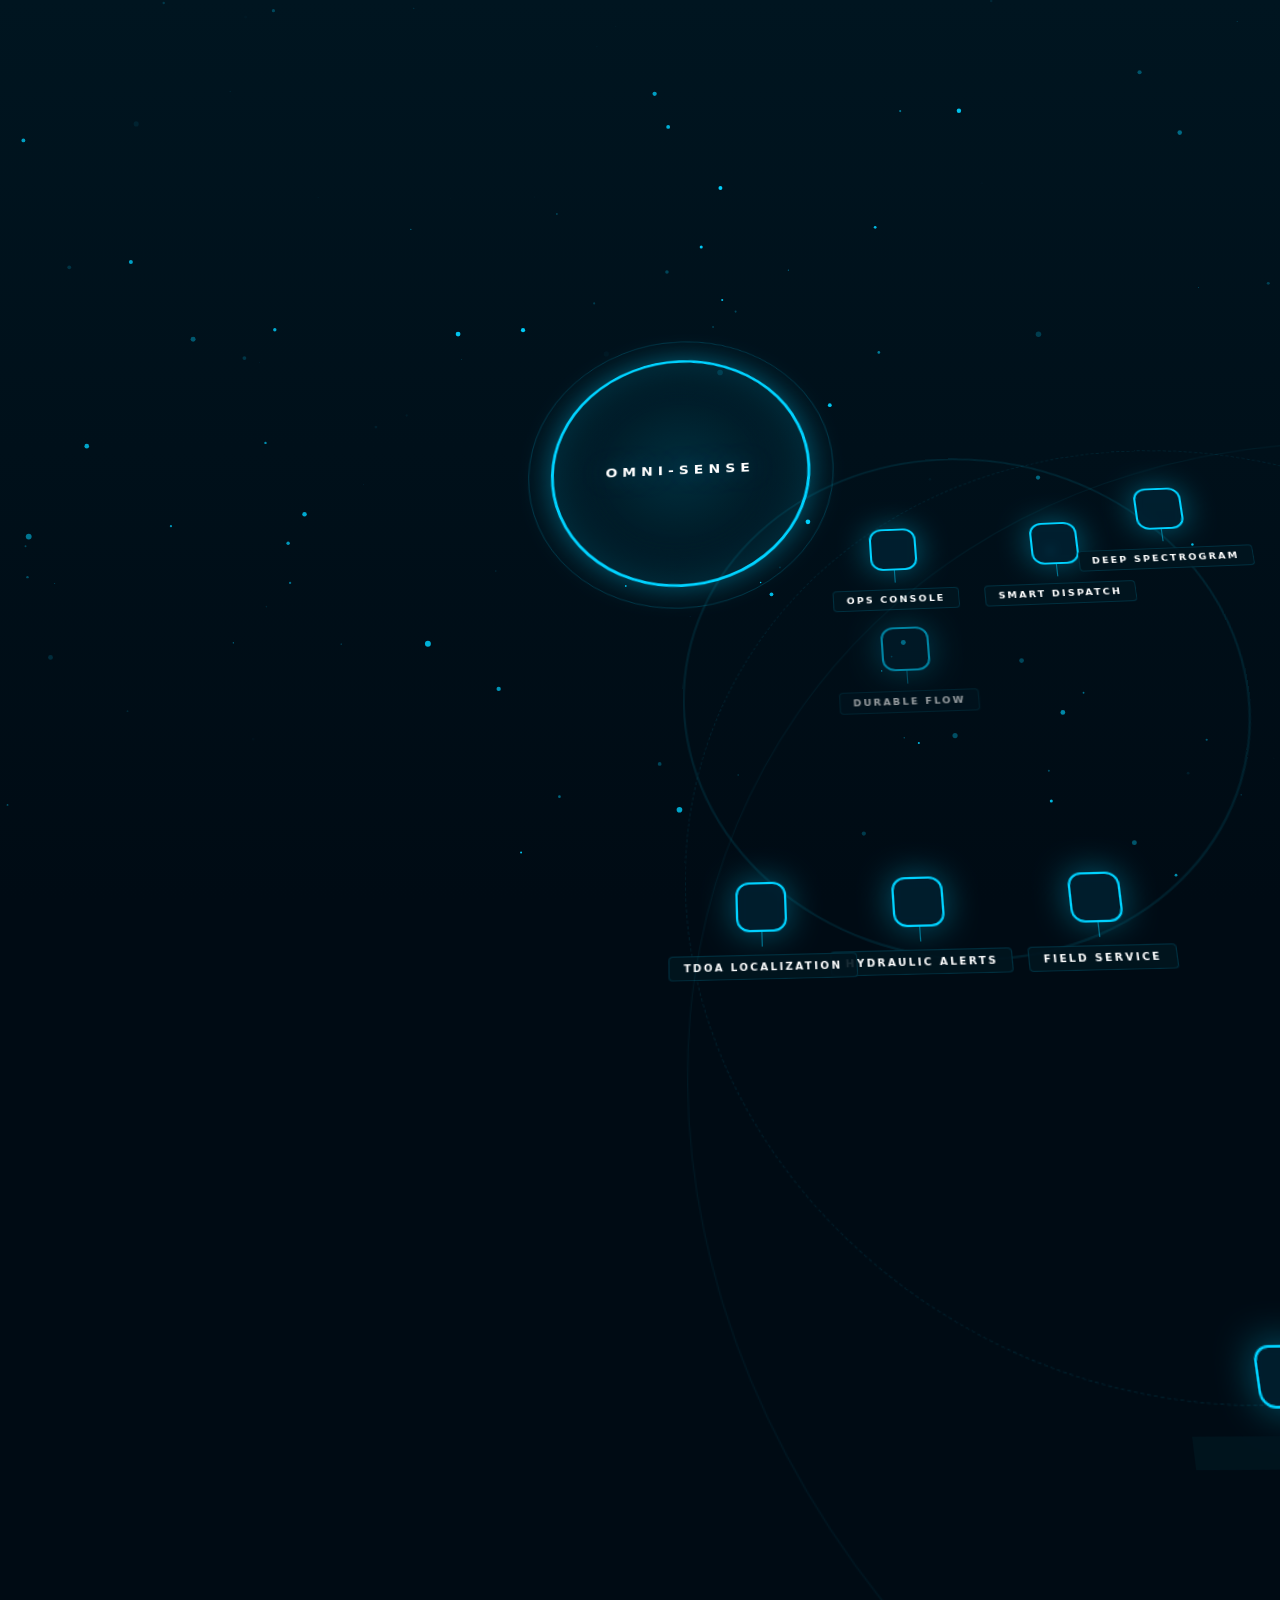
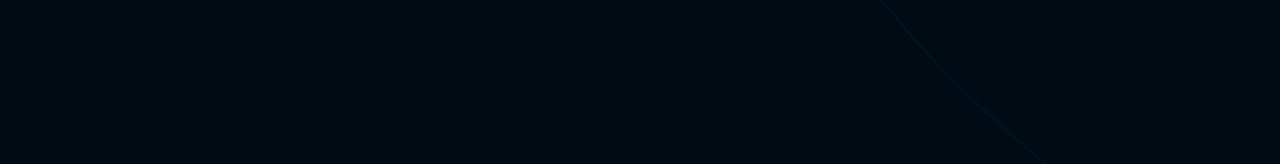
<file: omni-sense-vision.html>
<!DOCTYPE html>
<html lang="en">
<head>
    <meta charset="UTF-8">
    <meta name="viewport" content="width=device-width, initial-scale=1.0">
    <title>Omni-Sense | Aquatic Infrastructure Intelligence</title>
    <style>
        :root {
            --bg: #000b14;
            --accent: #00d2ff;
            --accent-dim: rgba(0, 210, 255, 0.15);
            --panel-bg: rgba(2, 15, 25, 0.9);
            --text: #e0fbff;
            --glow: 0 0 30px rgba(0, 210, 255, 0.4);
            --ripple-color: rgba(0, 210, 255, 0.1);
        }

        * { margin: 0; padding: 0; box-sizing: border-box; }
        body {
            background-color: var(--bg);
            color: var(--text);
            font-family: 'Inter', system-ui, sans-serif;
            overflow: hidden;
            height: 100vh;
        }

        #bg-canvas {
            position: fixed; top: 0; left: 0; z-index: -1;
            background: linear-gradient(to bottom, #001520 0%, #000b14 100%);
        }

        #viewport {
            width: 100vw; height: 100vh;
            display: flex; align-items: center; justify-content: center;
            padding-top: 40px; padding-left: 80px;
            perspective: 2000px;
        }

        /* --- The Hydro Core --- */
        .stage {
            position: relative;
            width: 0; height: 0;
            transform-style: preserve-3d;
            transition: transform 1.5s cubic-bezier(0.2, 0.8, 0.2, 1);
        }

        .core-reservoir {
            position: absolute;
            width: 260px; height: 260px;
            top: 0; left: 0;
            transform: translate(-50%, -50%);
            background: radial-gradient(circle, var(--accent-dim) 0%, transparent 80%);
            border: 3px solid var(--accent);
            border-radius: 50%;
            display: flex; align-items: center; justify-content: center;
            box-shadow: var(--glow), inset 0 0 50px rgba(0, 210, 255, 0.2);
            animation: ripple-core 6s infinite ease-in-out;
            cursor: pointer;
            z-index: 1000;
        }

        .core-reservoir::before {
            content: ''; position: absolute; width: 120%; height: 120%;
            border: 1px solid var(--accent); border-radius: 50%;
            opacity: 0.2; animation: wave-expand 4s infinite linear;
        }

        .core-reservoir h1 {
            font-size: 14px; letter-spacing: 5px; text-transform: uppercase;
            text-shadow: var(--glow); font-weight: 900; color: #fff;
        }

        /* --- Pressure Zones (Layers) --- */
        .ripple-zone {
            position: absolute;
            top: 0; left: 0;
            border: 1px solid var(--ripple-color);
            border-radius: 50%;
            transition: all 1s cubic-bezier(0.4, 0, 0.2, 1);
            display: flex; align-items: center; justify-content: center;
            transform-style: preserve-3d;
            animation: rotate-flow 100s infinite linear;
        }

        @keyframes rotate-flow {
            from { transform: translate(-50%, -50%) rotate(0deg); }
            to { transform: translate(-50%, -50%) rotate(360deg); }
        }

        .zone-management { width: 520px; height: 500px; border-width: 2px; }
        .zone-intelligence { width: 880px; height: 850px; border-style: dashed; }
        .zone-infrastructure { width: 1250px; height: 1200px; opacity: 0.6; }

        /* --- Sensor Pods --- */
        .node {
            position: absolute;
            transform-style: preserve-3d;
            z-index: 100;
        }

        .pod {
            width: 45px; height: 45px;
            background: rgba(0, 40, 60, 0.6);
            border: 2px solid var(--accent);
            border-radius: 12px; /* Rounded square "pod" look */
            display: flex; align-items: center; justify-content: center;
            box-shadow: var(--glow);
            cursor: pointer;
            transition: all 0.4s;
            position: relative;
            backdrop-filter: blur(5px);
        }

        .pod::after {
            content: ''; position: absolute; bottom: -15px; width: 1px; height: 15px;
            background: var(--accent); opacity: 0.5;
        }

        .pod:hover {
            transform: scale(1.2) rotate(45deg);
            background: var(--accent);
            box-shadow: 0 0 50px var(--accent);
        }

        .pod:hover .label { transform: rotate(-45deg) translateY(20px); }

        .label {
            position: absolute;
            top: 65px; left: 50%;
            transform: translateX(-50%);
            white-space: nowrap;
            font-size: 9px; font-weight: 800; text-transform: uppercase;
            letter-spacing: 2px;
            color: #fff;
            padding: 5px 12px;
            background: rgba(0, 20, 30, 0.9);
            border: 1px solid var(--accent-dim);
            border-radius: 4px;
            pointer-events: none;
            transition: all 0.3s;
        }

        /* --- Zone Positioning --- */
        .zone-management .node:nth-child(1) { top: 15%; left: 35%; }
        .zone-management .node:nth-child(2) { top: 15%; left: 65%; }
        .zone-management .node:nth-child(3) { top: 85%; left: 35%; }
        .zone-management .node:nth-child(4) { top: 85%; left: 65%; }

        .zone-intelligence .node:nth-child(1) { top: 5%; left: 50%; }
        .zone-intelligence .node:nth-child(2) { top: 50%; left: 95%; }
        .zone-intelligence .node:nth-child(3) { top: 95%; left: 50%; }
        .zone-intelligence .node:nth-child(4) { top: 50%; left: 5%; }

        .zone-infrastructure .node:nth-child(1) { top: 15%; left: 15%; }
        .zone-infrastructure .node:nth-child(2) { top: 15%; left: 85%; }
        .zone-infrastructure .node:nth-child(3) { top: 85%; left: 15%; }
        .zone-infrastructure .node:nth-child(4) { top: 85%; left: 85%; }

        /* --- Deep Submerge Overlay --- */
        #dive-overlay {
            position: fixed; top: 0; left: 0; width: 100%; height: 100%;
            background: radial-gradient(circle at center, #001a2a 0%, #00050a 100%);
            opacity: 0; pointer-events: none;
            transition: all 0.8s cubic-bezier(0.4, 0, 0.2, 1);
            z-index: 2000;
            display: flex; align-items: center; justify-content: center;
        }

        #dive-overlay.active { opacity: 1; pointer-events: all; }

        .dive-content {
            text-align: center; max-width: 800px; width: 90%;
        }

        .bubble-container {
            position: relative; height: 400px; width: 100%;
            display: flex; align-items: center; justify-content: center;
        }

        .data-bubble {
            position: absolute;
            padding: 18px 30px;
            border: 1px solid rgba(0, 210, 255, 0.5);
            background: rgba(0, 30, 50, 0.4);
            border-radius: 50px;
            font-size: 11px; text-transform: uppercase; letter-spacing: 2px;
            backdrop-filter: blur(10px);
            animation: bubble-float 5s infinite ease-in-out;
            color: #fff;
            box-shadow: inset 0 0 20px rgba(0, 210, 255, 0.1);
        }

        @keyframes bubble-float {
            0%, 100% { transform: translateY(0) scale(1); border-color: rgba(0, 210, 255, 0.5); }
            50% { transform: translateY(-20px) scale(1.05); border-color: var(--accent); }
        }

        .btn-surface {
            margin-top: 50px;
            padding: 12px 40px; border: 1px solid var(--accent);
            background: transparent; color: var(--accent);
            text-transform: uppercase; letter-spacing: 4px; cursor: pointer;
            transition: all 0.3s; font-size: 11px;
        }
        .btn-surface:hover { background: var(--accent); color: #000; box-shadow: var(--glow); }

        /* --- Global Animations --- */
        @keyframes ripple-core {
            0%, 100% { transform: translate(-50%, -50%) scale(1); box-shadow: var(--glow); }
            50% { transform: translate(-50%, -50%) scale(1.03); box-shadow: 0 0 60px rgba(0, 210, 255, 0.6); }
        }

        @keyframes wave-expand {
            0% { transform: scale(1); opacity: 0.5; }
            100% { transform: scale(1.5); opacity: 0; }
        }

        .sonar-ping {
            position: fixed; width: 100px; height: 100px;
            border: 2px solid var(--accent); border-radius: 50%;
            pointer-events: none; opacity: 0;
            animation: ping 4s infinite;
        }
        @keyframes ping {
            0% { transform: scale(0.1); opacity: 0.8; }
            100% { transform: scale(20); opacity: 0; }
        }

    </style>
</head>
<body>

    <canvas id="bg-canvas"></canvas>
    <div class="sonar-ping" style="top: 50%; left: 50%;"></div>

    <div id="viewport">
        <div class="stage" id="main-stage">
            
            <!-- HYDRO CORE -->
            <div class="core-reservoir" onclick="resetView()">
                <h1>Omni-Sense</h1>
            </div>

            <!-- ZONE 1: CONTROL HORIZON -->
            <div class="ripple-zone zone-management" style="animation-duration: 50s;">
                <div class="node"><div class="pod" onclick="deepDive('ops')"></div><div class="label">Ops Console</div></div>
                <div class="node"><div class="pod" onclick="deepDive('dispatch')"></div><div class="label">Smart Dispatch</div></div>
                <div class="node"><div class="pod" onclick="deepDive('alerts')"></div><div class="label">Hydraulic Alerts</div></div>
                <div class="node"><div class="pod" onclick="deepDive('tickets')"></div><div class="label">Field Service</div></div>
            </div>

            <!-- ZONE 2: NEURAL ACOUSTICS -->
            <div class="ripple-zone zone-intelligence" style="animation-duration: 80s;">
                <div class="node"><div class="pod" onclick="deepDive('cnn')"></div><div class="label">Deep Spectrogram</div></div>
                <div class="node"><div class="pod" onclick="deepDive('xgb')"></div><div class="label">Physics-Informed ML</div></div>
                <div class="node"><div class="pod" onclick="deepDive('ood')"></div><div class="label">Epistemic Safety</div></div>
                <div class="node"><div class="pod" onclick="deepDive('fusion')"></div><div class="label">TDOA Localization</div></div>
            </div>

            <!-- ZONE 3: PHYSICAL FOUNDATION -->
            <div class="ripple-zone zone-infrastructure" style="animation-duration: 120s;">
                <div class="node"><div class="pod" onclick="deepDive('streams')"></div><div class="label">Durable Flow</div></div>
                <div class="node"><div class="pod" onclick="deepDive('timescale')"></div><div class="label">Telemetry Lake</div></div>
                <div class="node"><div class="pod" onclick="deepDive('mtls')"></div><div class="label">mTLS Security</div></div>
                <div class="node"><div class="pod" onclick="deepDive('edge')"></div><div class="label">Acoustic Edge</div></div>
            </div>

        </div>
    </div>

    <!-- DEEP DIVE OVERLAY -->
    <div id="dive-overlay">
        <div class="dive-content">
            <div style="font-size: 60px; margin-bottom: 20px;" id="d-icon">💧</div>
            <h2 id="d-title" style="font-size: 40px; text-transform: uppercase; letter-spacing: 8px; color: #fff;">COMPONENT</h2>
            <p id="d-desc" style="color: #8b949e; margin: 20px auto; font-size: 18px; max-width: 600px; line-height: 1.6;">Description of the smart water diagnostic module.</p>
            
            <div class="bubble-container" id="bubbles">
                <!-- Data Bubbles -->
            </div>

            <button class="btn-surface" onclick="surface()">Surface to Overview</button>
        </div>
    </div>

    <script>
        // --- Hydro Navigation ---
        let depth = 0;
        const stage = document.getElementById('main-stage');
        
        window.addEventListener('wheel', (e) => {
            if (e.deltaY > 0 && depth < 1000) depth += 80;
            if (e.deltaY < 0 && depth > -400) depth -= 80;
            applyDepth();
        });

        function applyDepth() {
            stage.style.transform = `rotateX(30deg) rotateY(-5deg) translateZ(${depth}px)`;
        }
        applyDepth();

        // --- Dive Data ---
        const componentInfo = {
            cnn: {
                title: "Deep Acoustic Intel",
                icon: "🧠",
                desc: "Treating acoustic vibrations as visual data. Our CNN identifies the unique spectral 'fingerprint' of leak turbulence before it surfaces.",
                bubbles: ["STFT Analysis", "2D Convolution", "Feature Map v2", "99.1% Accuracy"]
            },
            streams: {
                title: "Durable Data Flow",
                icon: "🌊",
                desc: "Engineered for zero-loss telemetry. Redis Streams act as a high-pressure buffer, ensuring every diagnostic frame is acknowledged and persisted.",
                bubbles: ["Durable ACK", "PEL Monitoring", "Stream v2.0", "At-Least-Once"]
            },
            ops: {
                title: "Hydraulic Twin",
                icon: "🖥️",
                desc: "A real-time digital mirror of the physical pipe network. Visualizing pressure transients and leak hypotheses on a live GIS dashboard.",
                bubbles: ["Mapbox Engine", "Real-time Twin", "WebSocket Hub", "Low Latency"]
            },
            fusion: {
                title: "Precision TDOA",
                icon: "📍",
                desc: "Sub-meter localization using Time Difference of Arrival. Cross-correlating sensor signals to find the exact point of failure.",
                bubbles: ["Triangulation", "GCC-PHAT", "Wave Velocity", "GPS Sync"]
            },
            ood: {
                title: "Safety Watchdog",
                icon: "🛡️",
                desc: "Out-of-Distribution awareness. Ensuring the AI only makes decisions in environments it truly understands, flagging novel noise as 'Unknown'.",
                bubbles: ["Recon Error", "Autoencoder", "Ambience Gate", "Epistemic Trust"]
            }
        };

        function deepDive(id) {
            const info = componentInfo[id] || { title: id, icon: "💧", desc: "Advanced smart water infrastructure component.", bubbles: ["Sub-module A", "Sub-module B"] };
            
            document.getElementById('d-title').innerText = info.title;
            document.getElementById('d-icon').innerText = info.icon;
            document.getElementById('d-desc').innerText = info.desc;
            
            const bubbleHtml = info.bubbles.map((b, i) => {
                const x = Math.cos((i / info.bubbles.length) * 6.28) * 320;
                const y = Math.sin((i / info.bubbles.length) * 6.28) * 120;
                return `<div class="data-bubble" style="left: calc(50% + ${x}px); top: calc(50% + ${y}px); animation-delay: ${i*0.4}s;">${b}</div>`;
            }).join('');
            
            document.getElementById('bubbles').innerHTML = bubbleHtml;
            document.getElementById('dive-overlay').classList.add('active');
        }

        function surface() {
            document.getElementById('dive-overlay').classList.remove('active');
        }

        function resetView() {
            depth = 0;
            applyDepth();
        }

        // --- Aquatic Background ---
        const canvas = document.getElementById('bg-canvas');
        const ctx = canvas.getContext('2d');
        function resize() { canvas.width = window.innerWidth; canvas.height = window.innerHeight; }
        window.addEventListener('resize', resize);
        resize();
        
        let bubbles = Array.from({length: 120}, () => ({
            x: Math.random()*canvas.width, y: Math.random()*canvas.height, 
            r: Math.random()*3, sp: Math.random()*0.4+0.2, o: Math.random()
        }));

        function animate() {
            ctx.clearRect(0,0,canvas.width,canvas.height);
            ctx.fillStyle = "#00d2ff";
            bubbles.forEach(b => {
                ctx.globalAlpha = b.o;
                ctx.beginPath(); ctx.arc(b.x, b.y, b.r, 0, Math.PI*2); ctx.fill();
                b.y -= b.sp; if(b.y < 0) { b.y = canvas.height; b.x = Math.random()*canvas.width; }
            });
            requestAnimationFrame(animate);
        }
        animate();

    </script>
</body>
</html>
</file>
